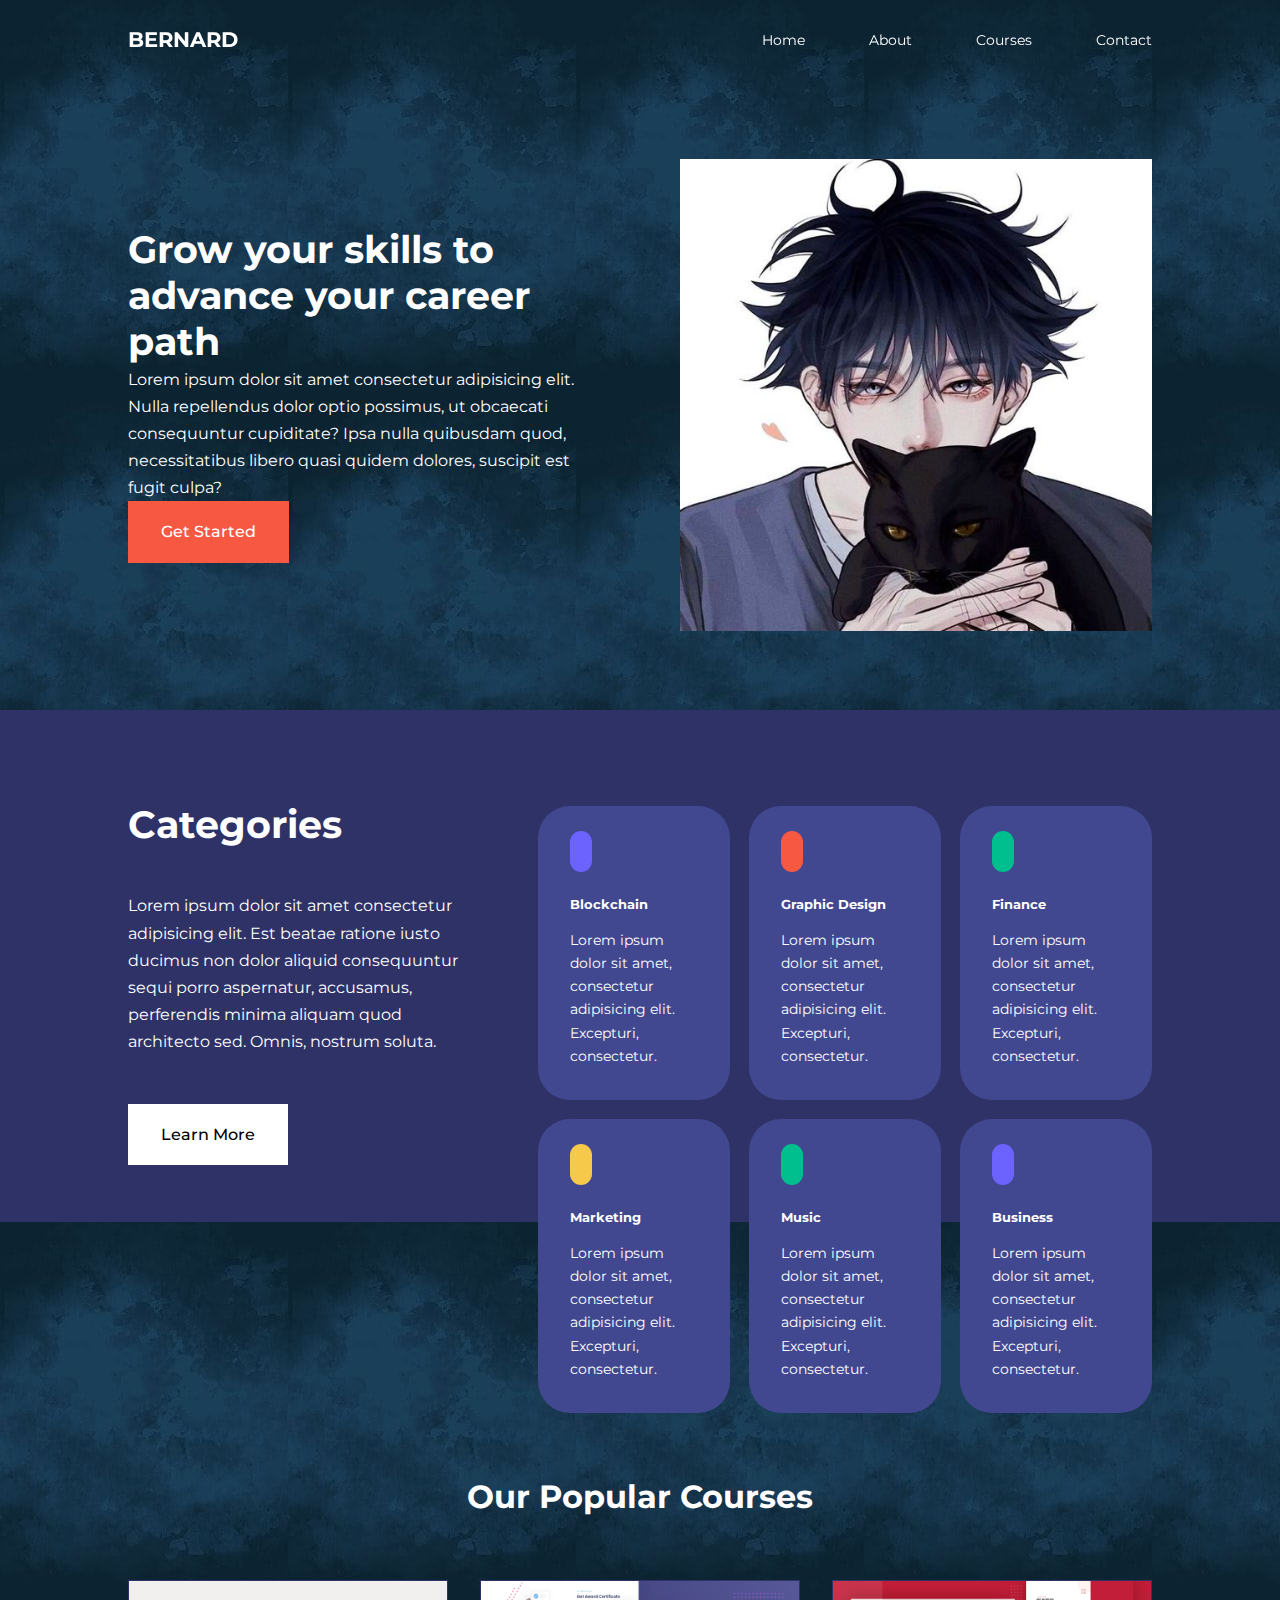
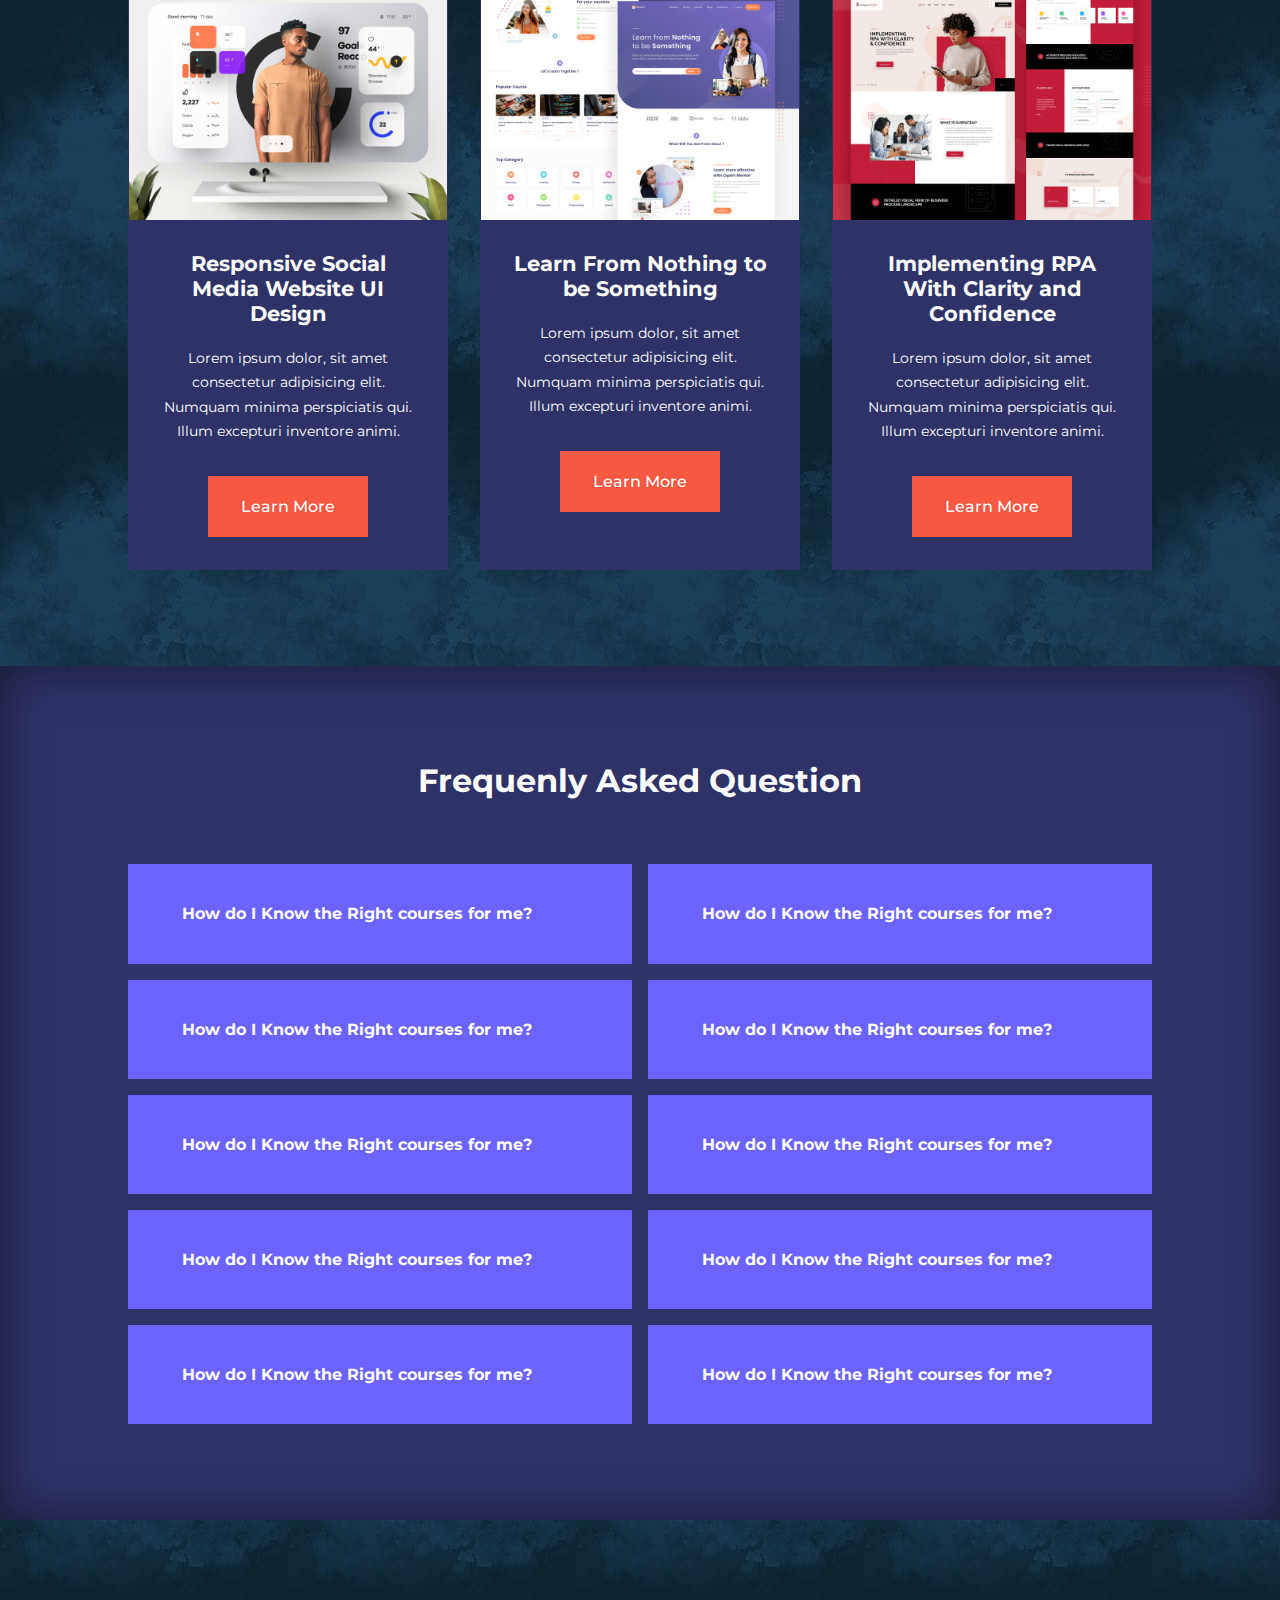
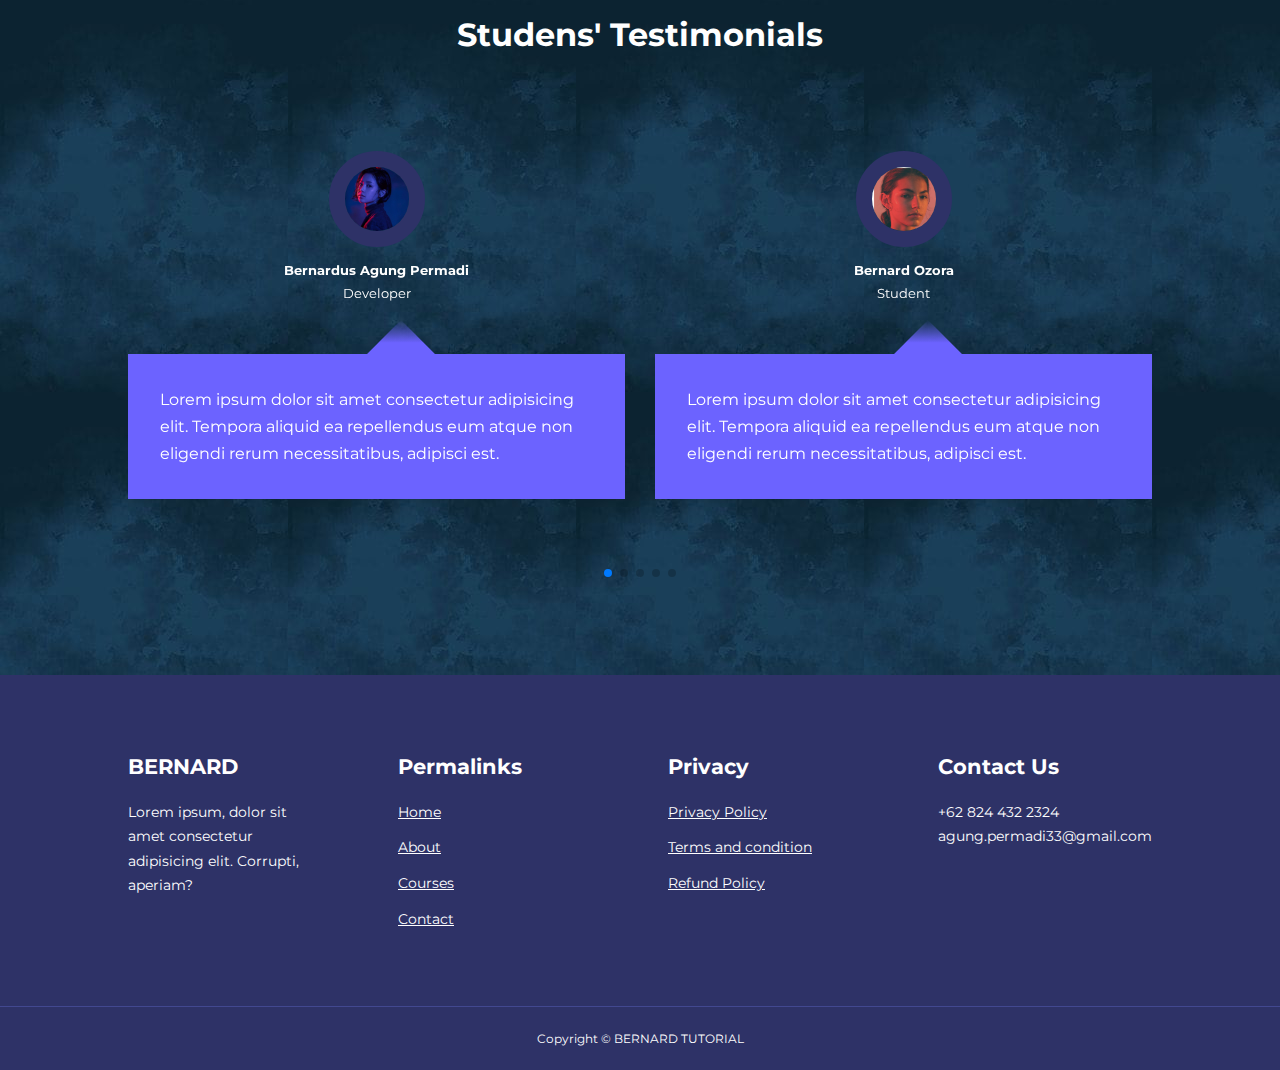
<file: index.html>
<!DOCTYPE html>
<html lang="en">
<head>
    <meta charset="UTF-8">
    <meta http-equiv="X-UA-Compatible" content="IE=edge">
    <meta name="viewport" content="width=device-width, initial-scale=1.0">
    <title>Responsive Multipage Education Using HTML,CSS & JavaScript</title>

    <!-- ICONSCOUT CDN-->
    <link rel="stylesheet" href="https://unicons.iconscout.com/release/v2.1.6/css/unicons.css">

    <!-- GOOGLE FONT (MONTSERRAT)-->
    <link rel="preconnect" href="https://fonts.googleapis.com">
    <link rel="preconnect" href="https://fonts.gstatic.com" crossorigin>
    <link href="https://fonts.googleapis.com/css2?family=Montserrat:wght@300;400;500;600;700;900&display=swap" rel="stylesheet">

    <!-- SWIPER JS -->


    <link
  rel="stylesheet"
  href="https://cdn.jsdelivr.net/npm/swiper@8/swiper-bundle.min.css"/>

    <link rel="stylesheet" href="./css/style.css">

    <style>
        body {
            background-image: url(./images/navy.jpeg);
        }
    </style>
</head>
<body>
    <nav> 
        <div class="container nav__container">
            <a href="index.html"><h4>BERNARD</h4></a>
            <ul class="nav__menu">
                <li><a href="index.html">Home</a></li>
                <li><a href="about.html">About</a></li>
                <li><a href="courses.html">Courses</a></li>
                <li><a href="contact.html">Contact</a></li>
            </ul>
            <button id="open-menu-btn"><i class="uil uil-bars"></i></button>
            <button id="close-menu-btn"><i class="uil uil-multiply"></i></button>
        </div>
    </nav>
    <!-- END NAVBAR-->

    <header>
        <div class="container header__container">
            <div class="header__left">
                <h1>Grow your skills to advance your career path</h1>
                <p>
                    Lorem ipsum dolor sit amet consectetur adipisicing elit. Nulla repellendus dolor optio possimus, 
                    ut obcaecati consequuntur cupiditate? Ipsa nulla quibusdam quod, necessitatibus libero quasi quidem dolores, 
                    suscipit est fugit culpa?
                </p>  
                <a href="courses.html" class="btn btn-primary ">Get Started</a>
            </div>

            <div class="header__right">
                <div class="header__right-image">
                    <img src="./images/cover.jpg ">
                </div>
            </div>
        </div>
    </header>



<!-- ============ END OF HEADER =============== -->






    <section class="categories">
        <div class="container categories__container">
            <div class="categories__left">
                <h1>Categories</h1>
                <p>
                    Lorem ipsum dolor sit amet consectetur adipisicing elit. 
                    Est beatae ratione iusto ducimus non dolor aliquid consequuntur sequi porro aspernatur, 
                    accusamus, perferendis minima aliquam quod architecto sed. Omnis, nostrum soluta.
                </p>
                <a href="#" class="btn">Learn More</a>
            </div>

            <div class="catagories__right">
                <article class="category">
                    <span class="category__icon"><i class="uil uil-bitcoin"></i></span>
                    <h5>Blockchain</h5>
                    <p>Lorem ipsum dolor sit amet, consectetur adipisicing elit. Excepturi, consectetur.</p>
                </article>

                <article class="category">
                    <span class="category__icon"><i class="uil uil-palette"></i></span>
                    <h5>Graphic Design</h5>
                    <p>Lorem ipsum dolor sit amet, consectetur adipisicing elit. Excepturi, consectetur.</p>
                </article>

                <article class="category">
                    <span class="category__icon"><i class="uil uil-pound"></i></span>
                    <h5>Finance</h5>
                    <p>Lorem ipsum dolor sit amet, consectetur adipisicing elit. Excepturi, consectetur.</p>
                </article>
               
                <article class="category">
                    <span class="category__icon"><i class="uil uil-megaphone"></i></span>
                    <h5>Marketing</h5>
                    <p>Lorem ipsum dolor sit amet, consectetur adipisicing elit. Excepturi, consectetur.</p>
                </article>
                
                <article class="category">
                    <span class="category__icon"><i class="uil uil-music"></i></span>
                    <h5>Music</h5>
                    <p>Lorem ipsum dolor sit amet, consectetur adipisicing elit. Excepturi, consectetur.</p>
                </article>

                <article class="category">
                    <span class="category__icon"><i class="uil uil-usd-circle"></i></span>
                    <h5>Business</h5>
                    <p>Lorem ipsum dolor sit amet, consectetur adipisicing elit. Excepturi, consectetur.</p>
                </article>
            </div>
        </div>
    </section>

    <!-- =============== END CATEGORIES ============= -->


    <section class="courses">
        <h2>Our Popular Courses</h2>
        <div class="container courses__container">
            <article class="course">
                <div class="course__image">
                    <img src="./images/course.png">
                </div>
                <div class="course__info">
                    <h4>Responsive Social Media Website UI Design</h4>
                <p>Lorem ipsum dolor, sit amet consectetur adipisicing elit. 
                    Numquam minima perspiciatis qui. Illum excepturi inventore animi.
                </p>
                    <a href="courses.html" class="btn btn-primary">Learn More</a>
                </div>
            </article>

            <article class="course">
                <div class="course__image">
                    <img src="./images/course1.png">
                </div>
                <div class="course__info">
                    <h4>Learn From Nothing to be Something</h4>
                <p>Lorem ipsum dolor, sit amet consectetur adipisicing elit. 
                    Numquam minima perspiciatis qui. Illum excepturi inventore animi.
                </p>
                    <a href="courses.html" class="btn btn-primary">Learn More</a>
                </div>
            </article>

            <article class="course">
                <div class="course__image">
                    <img src="./images/course2.png">
                </div>
                <div class="course__info">
                    <h4>Implementing RPA With Clarity and Confidence </h4>
                <p>Lorem ipsum dolor, sit amet consectetur adipisicing elit. 
                    Numquam minima perspiciatis qui. Illum excepturi inventore animi.
                </p>
                    <a href="courses.html" class="btn btn-primary">Learn More</a>
                </div>
            </article>

        </div>
    </section>

    <!-- ============ END COURSESS ============= -->



    <section class="faqs">
        <h2>Frequenly Asked Question</h2>
        <div class="container faqs__container">
            <article class="faq">
                <div class="faq__icon"><i class="uil uil-plus"></i></div>
                <div class="question__answer">
                    <h4>How do I Know the Right courses for me?</h4>
                    <p>
                        Lorem ipsum dolor sit amet consectetur adipisicing elit. Nulla voluptate minus velit maiores, 
                        laborum in facilis accusantium corporis, aut culpa fuga illo dolorum, est deserunt labore aliquam 
                        maxime exercitationem possimus.
                    </p>
                </div>
            </article>

            <article class="faq">
                <div class="faq__icon"><i class="uil uil-plus"></i></div>
                <div class="question__answer">
                    <h4>How do I Know the Right courses for me?</h4>
                    <p>
                        Lorem ipsum dolor sit amet consectetur adipisicing elit. Nulla voluptate minus velit maiores, 
                        laborum in facilis accusantium corporis, aut culpa fuga illo dolorum, est deserunt labore aliquam 
                        maxime exercitationem possimus.
                    </p>
                </div>
            </article>

            <article class="faq">
                <div class="faq__icon"><i class="uil uil-plus"></i></div>
                <div class="question__answer">
                    <h4>How do I Know the Right courses for me?</h4>
                    <p>
                        Lorem ipsum dolor sit amet consectetur adipisicing elit. Nulla voluptate minus velit maiores, 
                        laborum in facilis accusantium corporis, aut culpa fuga illo dolorum, est deserunt labore aliquam 
                        maxime exercitationem possimus.
                    </p>
                </div>
            </article>

            <article class="faq">
                <div class="faq__icon"><i class="uil uil-plus"></i></div>
                <div class="question__answer">
                    <h4>How do I Know the Right courses for me?</h4>
                    <p>
                        Lorem ipsum dolor sit amet consectetur adipisicing elit. Nulla voluptate minus velit maiores, 
                        laborum in facilis accusantium corporis, aut culpa fuga illo dolorum, est deserunt labore aliquam 
                        maxime exercitationem possimus.
                    </p>
                </div>
            </article>

            <article class="faq">
                <div class="faq__icon"><i class="uil uil-plus"></i></div>
                <div class="question__answer">
                    <h4>How do I Know the Right courses for me?</h4>
                    <p>
                        Lorem ipsum dolor sit amet consectetur adipisicing elit. Nulla voluptate minus velit maiores, 
                        laborum in facilis accusantium corporis, aut culpa fuga illo dolorum, est deserunt labore aliquam 
                        maxime exercitationem possimus.
                    </p>
                </div>
            </article>

            <article class="faq">
                <div class="faq__icon"><i class="uil uil-plus"></i></div>
                <div class="question__answer">
                    <h4>How do I Know the Right courses for me?</h4>
                    <p>
                        Lorem ipsum dolor sit amet consectetur adipisicing elit. Nulla voluptate minus velit maiores, 
                        laborum in facilis accusantium corporis, aut culpa fuga illo dolorum, est deserunt labore aliquam 
                        maxime exercitationem possimus.
                    </p>
                </div>
            </article>

            <article class="faq">
                <div class="faq__icon"><i class="uil uil-plus"></i></div>
                <div class="question__answer">
                    <h4>How do I Know the Right courses for me?</h4>
                    <p>
                        Lorem ipsum dolor sit amet consectetur adipisicing elit. Nulla voluptate minus velit maiores, 
                        laborum in facilis accusantium corporis, aut culpa fuga illo dolorum, est deserunt labore aliquam 
                        maxime exercitationem possimus.
                    </p>
                </div>
            </article>

            <article class="faq">
                <div class="faq__icon"><i class="uil uil-plus"></i></div>
                <div class="question__answer">
                    <h4>How do I Know the Right courses for me?</h4>
                    <p>
                        Lorem ipsum dolor sit amet consectetur adipisicing elit. Nulla voluptate minus velit maiores, 
                        laborum in facilis accusantium corporis, aut culpa fuga illo dolorum, est deserunt labore aliquam 
                        maxime exercitationem possimus.
                    </p>
                </div>
            </article>

            <article class="faq">
                <div class="faq__icon"><i class="uil uil-plus"></i></div>
                <div class="question__answer">
                    <h4>How do I Know the Right courses for me?</h4>
                    <p>
                        Lorem ipsum dolor sit amet consectetur adipisicing elit. Nulla voluptate minus velit maiores, 
                        laborum in facilis accusantium corporis, aut culpa fuga illo dolorum, est deserunt labore aliquam 
                        maxime exercitationem possimus.
                    </p>
                </div>
            </article>

            <article class="faq">
                <div class="faq__icon"><i class="uil uil-plus"></i></div>
                <div class="question__answer">
                    <h4>How do I Know the Right courses for me?</h4>
                    <p>
                        Lorem ipsum dolor sit amet consectetur adipisicing elit. Nulla voluptate minus velit maiores, 
                        laborum in facilis accusantium corporis, aut culpa fuga illo dolorum, est deserunt labore aliquam 
                        maxime exercitationem possimus.
                    </p>
                </div>
            </article>

        </div>
    </section>
<!-- ============ END FAQS ============= -->




    <section class="container testimonials__container mySwiper">
        <h2>Studens' Testimonials</h2>
        <div class="swiper-wrapper">
            <article class="testimonial swiper-slide">
                <div class="avatar">
                    <img src="./images/avatar.jpeg">
                </div>
                <div>
                    <div class="testimonial__info">
                        <h5>Bernardus Agung Permadi</h5>
                        <small>Developer</small>
                    </div>
                </div>
                <div class="testimonial__body">
                    <p>
                        Lorem ipsum dolor sit amet consectetur adipisicing elit. Tempora aliquid ea 
                        repellendus eum atque non eligendi rerum necessitatibus, adipisci est.
                    </p>
                </div>            
            </article>

            <article class="testimonial swiper-slide">
                <div class="avatar">
                    <img src="./images/avatar1.png">
                </div>
                <div>
                    <div class="testimonial__info">
                        <h5>Bernard Ozora</h5>
                        <small>Student</small>
                    </div>
                </div>
                <div class="testimonial__body">
                    <p>
                        Lorem ipsum dolor sit amet consectetur adipisicing elit. Tempora aliquid ea 
                        repellendus eum atque non eligendi rerum necessitatibus, adipisci est.
                    </p>
                </div>            
            </article>

            <article class="testimonial swiper-slide">
                <div class="avatar">
                    <img src="./images/avatar2.jpeg">
                </div>
                <div>
                    <div class="testimonial__info">
                        <h5>Adam Permadi</h5>
                        <small>Student</small>
                    </div>
                </div>
                <div class="testimonial__body">
                    <p>
                        Lorem ipsum dolor sit amet consectetur adipisicing elit. Tempora aliquid ea 
                        repellendus eum atque non eligendi rerum necessitatibus, adipisci est.
                    </p>
                </div>            
            </article>

            <article class="testimonial swiper-slide">
                <div class="avatar">
                    <img src="./images/avatar3.jpeg">
                </div>
                <div>
                    <div class="testimonial__info">
                        <h5>Benjamin Tester</h5>
                        <small>Student</small>
                    </div>
                </div>
                <div class="testimonial__body">
                    <p>
                        Lorem ipsum dolor sit amet consectetur adipisicing elit. Tempora aliquid ea 
                        repellendus eum atque non eligendi rerum necessitatibus, adipisci est.
                    </p>
                </div>            
            </article>

            <article class="testimonial swiper-slide">
                <div class="avatar">
                    <img src="./images/avatar1.png">
                </div>
                <div>
                    <div class="testimonial__info">
                        <h5>Bernard Ozora</h5>
                        <small>Student</small>
                    </div>
                </div>
                <div class="testimonial__body">
                    <p>
                        Lorem ipsum dolor sit amet consectetur adipisicing elit. Tempora aliquid ea 
                        repellendus eum atque non eligendi rerum necessitatibus, adipisci est.
                    </p>
                </div>            
            </article>

            <article class="testimonial swiper-slide">
                <div class="avatar">
                    <img src="./images/avatar3.jpeg">
                </div>
                <div>
                    <div class="testimonial__info">
                        <h5>Bernard Ozora</h5>
                        <small>Student</small>
                    </div>
                </div>
                <div class="testimonial__body">
                    <p>
                        Lorem ipsum dolor sit amet consectetur adipisicing elit. Tempora aliquid ea 
                        repellendus eum atque non eligendi rerum necessitatibus, adipisci est.
                    </p>
                </div>            
            </article>
        </div>
        <div class="swiper-pagination"></div>
    </section>


<!-- =============== END TESTIMONIALS =================-->



    <footer>
        <div class="container footer__container">
            <div class="footer__1">
                <a href="index.html" class="footer__logo"><h4>BERNARD</h4></a>
                <p>
                    Lorem ipsum, dolor sit amet consectetur adipisicing elit. Corrupti, aperiam?
                </p>
            </div>

            <div class="footer__2">
                <h4>Permalinks</h4>
                <ul class="permalinks">
                    <li><a href="index.html">Home</a></li>
                    <li><a href="about.html">About</a></li>
                    <li><a href="courses.html">Courses</a></li>
                    <li><a href="contact.html">Contact</a></li>
                </ul>
            </div>

            <div class="footer__3">
                <h4>Privacy</h4>
                <ul class="privacy">
                    <li><a href="#">Privacy Policy</a></li>
                    <li><a href="#">Terms and condition</a></li>
                    <li><a href="#">Refund Policy</a></li>
                </ul>
            </div>

            <div class="footer__4">
                <h4>Contact Us</h4>
                <div>
                    <p>+62 824 432 2324</p>
                    <p>agung.permadi33@gmail.com</p>
                </div>
                <ul class="footer__social">
                    <li>
                        <a href="#"><i class="uil uil-facebook-f"></i></a>
                    </li>
                    <li>
                        <a href="#"><i class="uil uil-instagram-alt"></i></a>
                    </li>
                    <li>
                        <a href="#"><i class="uil uil-twitter"></i></a>
                    </li>
                    <li>
                        <a href="#"><i class="uil uil-linkedind-alt"></i></a>
                    </li>
                </ul>
            </div>

        </div>

        <div class="footer__copyright">
            <small>Copyright &copy; BERNARD TUTORIAL</small>
        </div>
    </footer>

    <script src="https://cdn.jsdelivr.net/npm/swiper@8/swiper-bundle.min.js"></script>
    <script src="./main.js"></script>

    <script>
        var swiper = new Swiper(".mySwiper", {
        slidesPerView: 1,
        spaceBetween: 30,
        pagination: {
          el: ".swiper-pagination",
          clickable: true,
        },
        // when window widht is >= 600px
        breakpoints: {
            600: {
                slidesPerView: 2,
            }
        }
      });
    </script>
</body>
</html>
</file>
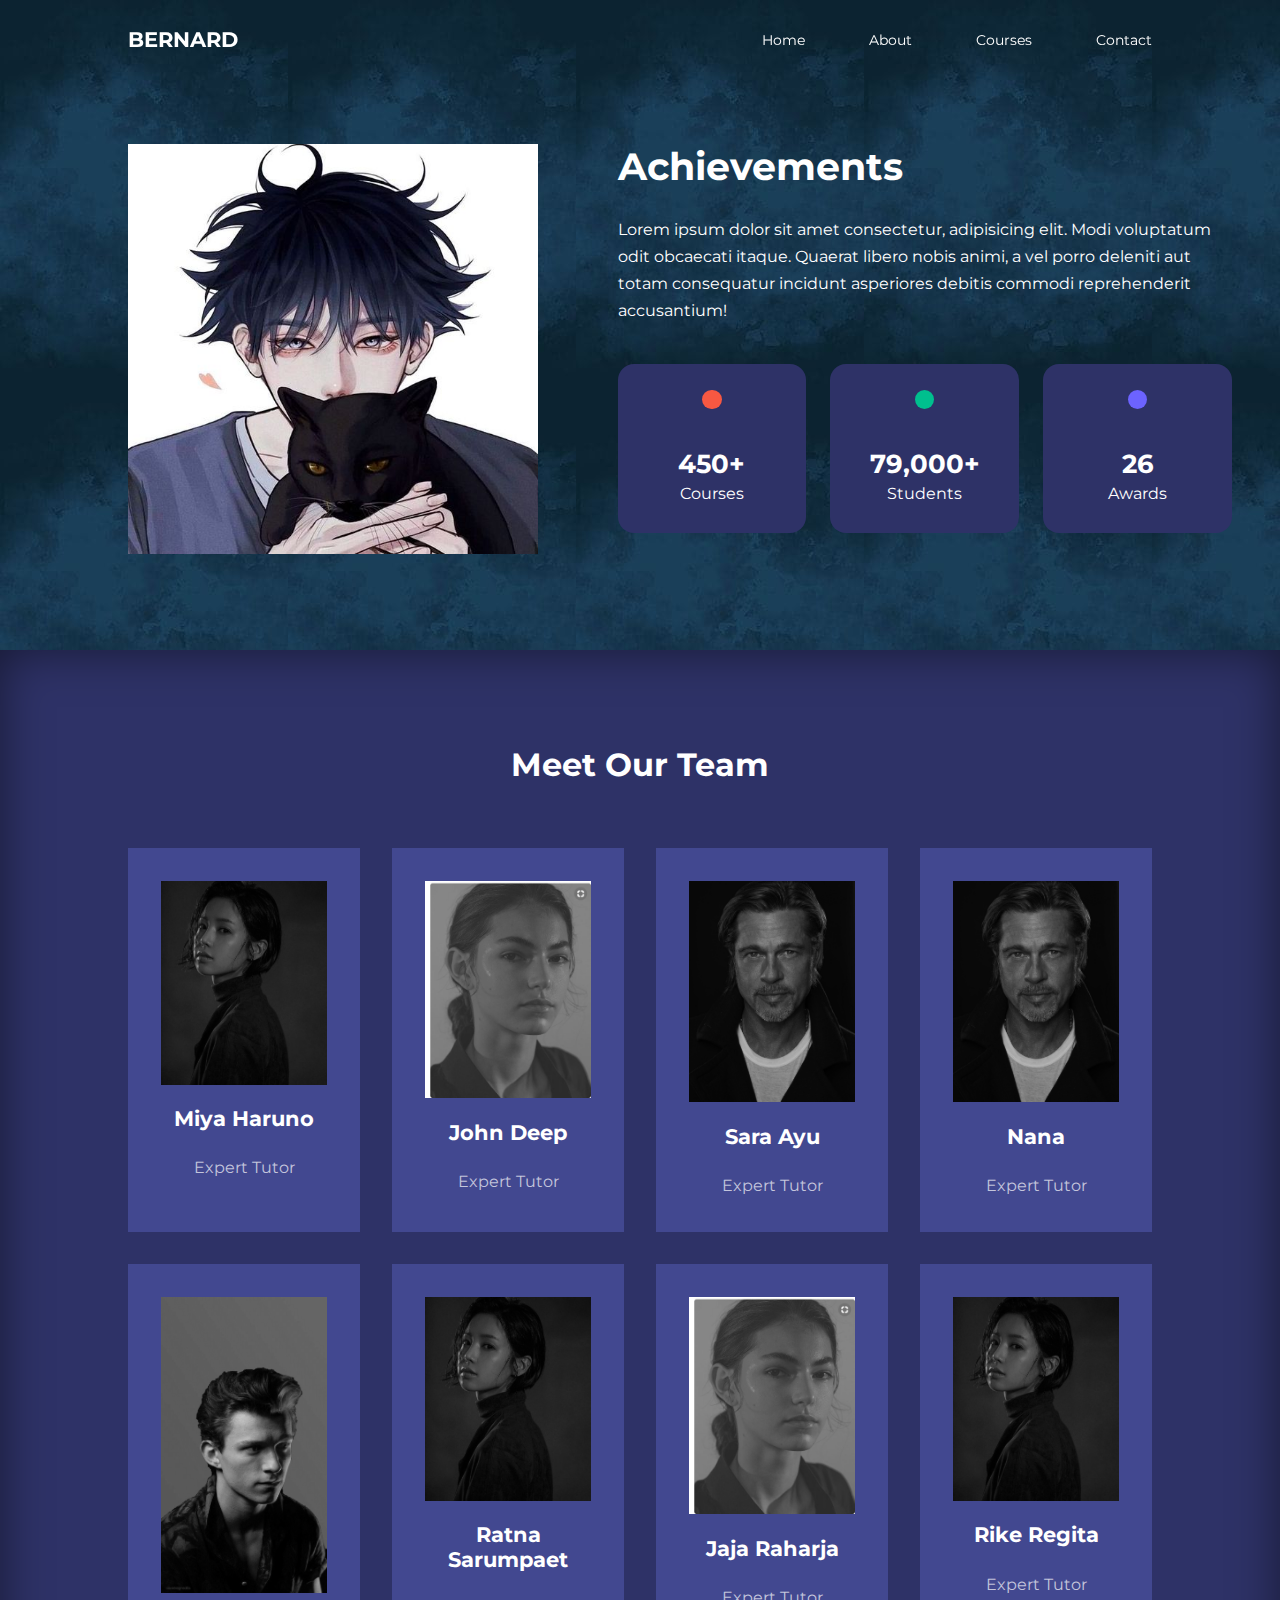
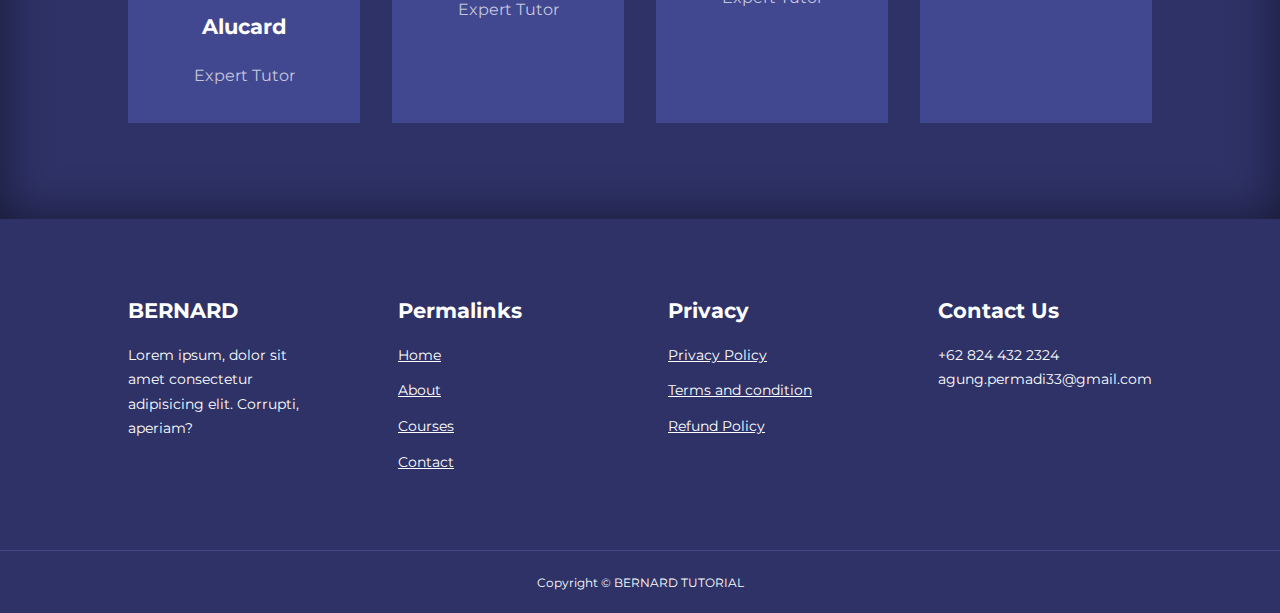
<file: about.html>
<!DOCTYPE html>
<html lang="en">
<head>
    <meta charset="UTF-8">
    <meta http-equiv="X-UA-Compatible" content="IE=edge">
    <meta name="viewport" content="width=device-width, initial-scale=1.0">
    <title>Responsive Multipage Education Using HTML,CSS & JavaScript</title>

    <!-- ICONSCOUT CDN-->
    <link rel="stylesheet" href="https://unicons.iconscout.com/release/v2.1.6/css/unicons.css">

    <!-- GOOGLE FONT (MONTSERRAT)-->
    <link rel="preconnect" href="https://fonts.googleapis.com">
    <link rel="preconnect" href="https://fonts.gstatic.com" crossorigin>
    <link href="https://fonts.googleapis.com/css2?family=Montserrat:wght@300;400;500;600;700;900&display=swap" rel="stylesheet">


    <link rel="stylesheet" href="./css/style.css">
    <link rel="stylesheet" href="./css/about.css">
    <style>
        body {
            background-image: url(./images/navy.jpeg);
        }
    </style>
</head>
<body>
    <nav> 
        <div class="container nav__container">
            <a href="index.html"><h4>BERNARD</h4></a>
            <ul class="nav__menu">
                <li><a href="index.html">Home</a></li>
                <li><a href="about.html">About</a></li>
                <li><a href="courses.html">Courses</a></li>
                <li><a href="contact.html">Contact</a></li>
            </ul>
            <button id="open-menu-btn"><i class="uil uil-bars"></i></button>
            <button id="close-menu-btn"><i class="uil uil-multiply"></i></button>
        </div>
    </nav>
    <!-- END NAVBAR-->




    <section class="about__achievements">
        <div class="container about__achievements-container">
            <div class="about__achievement-left">
                <img src="./images/cover.jpg" alt="">
            </div>

            <div class="about__achievement-right">
                <h1>Achievements</h1>
                <p>Lorem ipsum dolor sit amet consectetur, adipisicing elit. 
                    Modi voluptatum odit obcaecati itaque. Quaerat libero nobis animi, 
                    a vel porro deleniti aut totam consequatur incidunt asperiores debitis 
                    commodi reprehenderit accusantium!
                </p>
                <div class="achievements__cards">
                    <article class="achievement__card">
                        <span class="achievement__icon">
                            <i class="uil uil-video"></i>
                        </span>
                        <h3>450+</h3>
                        <p>Courses</p>
                    </article>

                    <article class="achievement__card">
                        <span class="achievement__icon">
                            <i class="uil uil-users-alt"></i>
                        </span>
                        <h3>79,000+</h3>
                        <p>Students</p>
                    </article>

                    <article class="achievement__card">
                        <span class="achievement__icon">
                            <i class="uil uil-award"></i>
                        </span>
                        <h3>26</h3>
                        <p>Awards</p>
                    </article>
                </div>
            </div>
        </div>
    </section>

    <!-- ======================= END OF ACHIEVEMENTS ================= -->




    <section class="team">
        <h2>Meet Our Team</h2>
        <div class="container team__container">
            <article class="team__member">
                <div class="team__member-image">
                    <img src="./images/avatar.jpeg">
                </div>
                <div class="team__member-info">
                    <h4>Miya Haruno</h4>
                    <p>Expert Tutor</p>
                </div>
                <div class="team__member-social">
                    <a href="https://instagram.com" target="_blank"><i class="uil uil-instagram" ></i></a>
                    <a href="https://twitter.com" target="_blank"><i class="uil uil-twitter-alt" ></i></a>
                    <a href="https://linkedind.com" target="_blank"><i class="uil uil-linkedin-alt" ></i></a>
                </div>
            </article>

            <article class="team__member">
                <div class="team__member-image">
                    <img src="./images/avatar1.png">
                </div>
                <div class="team__member-info">
                    <h4>John Deep</h4>
                    <p>Expert Tutor</p>
                </div>
                <div class="team__member-social">
                    <a href="https://instagram.com" target="_blank"><i class="uil uil-instagram" ></i></a>
                    <a href="https://twitter.com" target="_blank"><i class="uil uil-twitter-alt" ></i></a>
                    <a href="https://linkedind.com" target="_blank"><i class="uil uil-linkedin-alt" ></i></a>
                </div>
            </article>
            
            <article class="team__member">
                <div class="team__member-image">
                    <img src="./images/avatar2.jpeg">
                </div>
                <div class="team__member-info">
                    <h4>Sara Ayu</h4>
                    <p>Expert Tutor</p>
                </div>
                <div class="team__member-social">
                    <a href="https://instagram.com" target="_blank"><i class="uil uil-instagram" ></i></a>
                    <a href="https://twitter.com" target="_blank"><i class="uil uil-twitter-alt" ></i></a>
                    <a href="https://linkedind.com" target="_blank"><i class="uil uil-linkedin-alt" ></i></a>
                </div>
            </article>
            
            <article class="team__member">
                <div class="team__member-image">
                    <img src="./images/avatar2.jpeg">
                </div>
                <div class="team__member-info">
                    <h4>Nana</h4>
                    <p>Expert Tutor</p>
                </div>
                <div class="team__member-social">
                    <a href="https://instagram.com" target="_blank"><i class="uil uil-instagram" ></i></a>
                    <a href="https://twitter.com" target="_blank"><i class="uil uil-twitter-alt" ></i></a>
                    <a href="https://linkedind.com" target="_blank"><i class="uil uil-linkedin-alt" ></i></a>
                </div>
            </article>
            
            <article class="team__member">
                <div class="team__member-image">
                    <img src="./images/avatar3.jpeg">
                </div>
                <div class="team__member-info">
                    <h4>Alucard</h4>
                    <p>Expert Tutor</p>
                </div>
                <div class="team__member-social">
                    <a href="https://instagram.com" target="_blank"><i class="uil uil-instagram" ></i></a>
                    <a href="https://twitter.com" target="_blank"><i class="uil uil-twitter-alt" ></i></a>
                    <a href="https://linkedind.com" target="_blank"><i class="uil uil-linkedin-alt" ></i></a>
                </div>
            </article>
            
            <article class="team__member">
                <div class="team__member-image">
                    <img src="./images/avatar.jpeg">
                </div>
                <div class="team__member-info">
                    <h4>Ratna Sarumpaet</h4>
                    <p>Expert Tutor</p>
                </div>
                <div class="team__member-social">
                    <a href="https://instagram.com" target="_blank"><i class="uil uil-instagram" ></i></a>
                    <a href="https://twitter.com" target="_blank"><i class="uil uil-twitter-alt" ></i></a>
                    <a href="https://linkedind.com" target="_blank"><i class="uil uil-linkedin-alt" ></i></a>
                </div>
            </article>
            
            <article class="team__member">
                <div class="team__member-image">
                    <img src="./images/avatar1.png">
                </div>
                <div class="team__member-info">
                    <h4>Jaja Raharja</h4>
                    <p>Expert Tutor</p>
                </div>
                <div class="team__member-social">
                    <a href="https://instagram.com" target="_blank"><i class="uil uil-instagram" ></i></a>
                    <a href="https://twitter.com" target="_blank"><i class="uil uil-twitter-alt" ></i></a>
                    <a href="https://linkedind.com" target="_blank"><i class="uil uil-linkedin-alt" ></i></a>
                </div>
            </article>
            
            <article class="team__member">
                <div class="team__member-image">
                    <img src="./images/avatar.jpeg">
                </div>
                <div class="team__member-info">
                    <h4>Rike Regita</h4>
                    <p>Expert Tutor</p>
                </div>
                <div class="team__member-social">
                    <a href="https://instagram.com" target="_blank"><i class="uil uil-instagram" ></i></a>
                    <a href="https://twitter.com" target="_blank"><i class="uil uil-twitter-alt" ></i></a>
                    <a href="https://linkedind.com" target="_blank"><i class="uil uil-linkedin-alt" ></i></a>
                </div>
            </article>

        </div>
    </section>

<!-- ============================ End of Team =================== -->



    <footer>
        <div class="container footer__container">
            <div class="footer__1">
                <a href="index.html" class="footer__logo"><h4>BERNARD</h4></a>
                <p>
                    Lorem ipsum, dolor sit amet consectetur adipisicing elit. Corrupti, aperiam?
                </p>
            </div>

            <div class="footer__2">
                <h4>Permalinks</h4>
                <ul class="permalinks">
                    <li><a href="index.html">Home</a></li>
                    <li><a href="about.html">About</a></li>
                    <li><a href="courses.html">Courses</a></li>
                    <li><a href="contact.html">Contact</a></li>
                </ul>
            </div>

            <div class="footer__3">
                <h4>Privacy</h4>
                <ul class="privacy">
                    <li><a href="#">Privacy Policy</a></li>
                    <li><a href="#">Terms and condition</a></li>
                    <li><a href="#">Refund Policy</a></li>
                </ul>
            </div>

            <div class="footer__4">
                <h4>Contact Us</h4>
                <div>
                    <p>+62 824 432 2324</p>
                    <p>agung.permadi33@gmail.com</p>
                </div>
                <ul class="footer__social">
                    <li>
                        <a href="#"><i class="uil uil-facebook-f"></i></a>
                    </li>
                    <li>
                        <a href="#"><i class="uil uil-instagram-alt"></i></a>
                    </li>
                    <li>
                        <a href="#"><i class="uil uil-twitter"></i></a>
                    </li>
                    <li>
                        <a href="#"><i class="uil uil-linkedind-alt"></i></a>
                    </li>
                </ul>
            </div>

        </div>

        <div class="footer__copyright">
            <small>Copyright &copy; BERNARD TUTORIAL</small>
        </div>
    </footer>

    <script src="./main.js"></script>
</body>
</html>
</file>
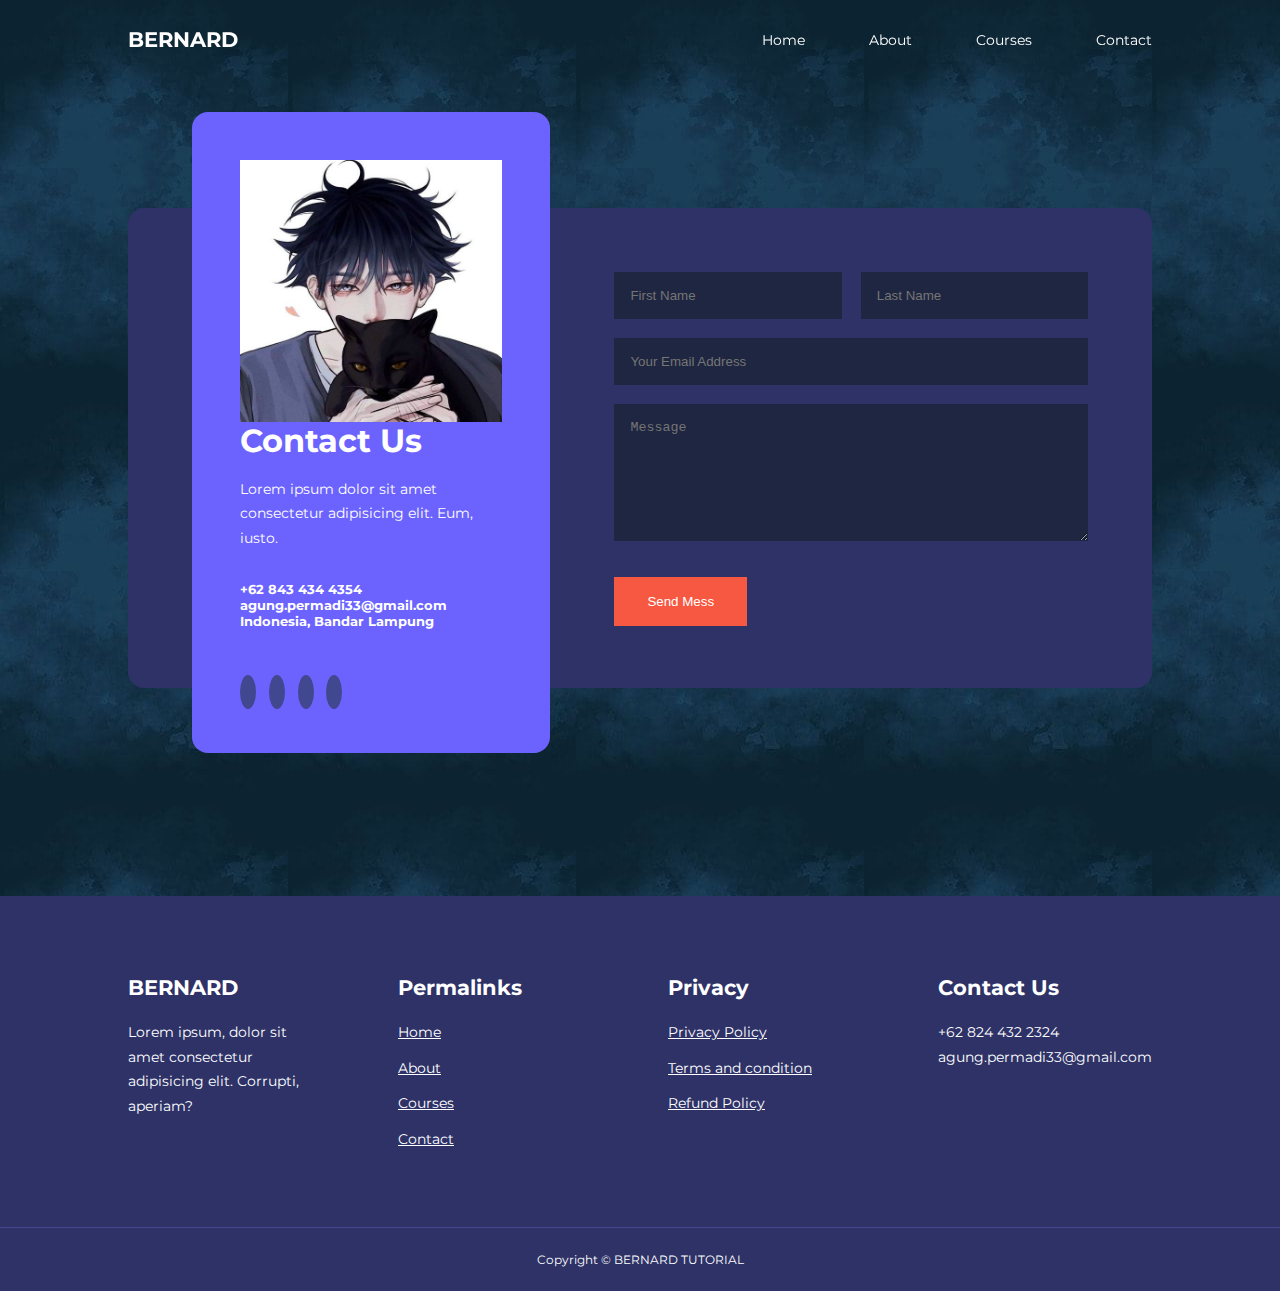
<file: contact.html>
<!DOCTYPE html>
<html lang="en">
<head>
    <meta charset="UTF-8">
    <meta http-equiv="X-UA-Compatible" content="IE=edge">
    <meta name="viewport" content="width=device-width, initial-scale=1.0">
    <title>Responsive Multipage Education Using HTML,CSS & JavaScript</title>

    <!-- ICONSCOUT CDN-->
    <link rel="stylesheet" href="https://unicons.iconscout.com/release/v2.1.6/css/unicons.css">

    <!-- GOOGLE FONT (MONTSERRAT)-->
    <link rel="preconnect" href="https://fonts.googleapis.com">
    <link rel="preconnect" href="https://fonts.gstatic.com" crossorigin>
    <link href="https://fonts.googleapis.com/css2?family=Montserrat:wght@300;400;500;600;700;900&display=swap" rel="stylesheet">


    <link rel="stylesheet" href="./css/style.css">
    <link rel="stylesheet" href="./css/contact.css">
   
    <style>
        body {
            background-image: url(./images/navy.jpeg);
        }
        .courses {
            margin-top: 1rem;
        }
    </style>

</head>
<body>
    <nav> 
        <div class="container nav__container">
            <a href="index.html"><h4>BERNARD</h4></a>
            <ul class="nav__menu">
                <li><a href="index.html">Home</a></li>
                <li><a href="about.html">About</a></li>
                <li><a href="courses.html">Courses</a></li>
                <li><a href="contact.html">Contact</a></li>
            </ul>
            <button id="open-menu-btn"><i class="uil uil-bars"></i></button>
            <button id="close-menu-btn"><i class="uil uil-multiply"></i></button>
        </div>
    </nav>
    <!-- END NAVBAR-->




    <section class="contact">
        <div class="container contact__container">
            <aside class="contact__aside">
                <div class="aside__image">
                    <img src="./images/cover.jpg">
                </div>
                <h2>Contact Us</h2>
                <p>
                    Lorem ipsum dolor sit amet consectetur 
                    adipisicing elit. Eum, iusto.
                </p>
                <ul class="contact__details">
                    <li>
                        <i class="uil uil-phone-times"></i>
                        <h5>+62 843 434 4354</h5>
                    </li>
                    <li>
                        <i class="uil uil-envelope-add"></i>
                        <h5>agung.permadi33@gmail.com</h5>
                    </li>
                    <li>
                        <i class="uil uil-location-point"></i>
                        <h5>Indonesia, Bandar Lampung</h5>
                    </li>
                </ul>
                <ul class="contact__socials">
                    <li>
                        <a href="#"><i class="uil uil-facebook-f"></i></a>
                    </li>
                    <li>
                        <a href="#"><i class="uil uil-instagram-alt"></i></a>
                    </li>
                    <li>
                        <a href="#"><i class="uil uil-twitter"></i></a>
                    </li>
                    <li>
                        <a href="#"><i class="uil uil-linkedin"></i></a>
                    </li>
                </ul>
            </aside>


            <form action="https://formspree.io/f/xqkjzrkq" method="POST" class="contact__form">
                <div class="form__name">
                    <input type="text" name="First Name" placeholder="First Name" required>
                    <input type="text" name="Last Name" placeholder="Last Name" required>
                </div>
                <input type="email" name="Email Address" placeholder="Your Email Address" required>
                <textarea name="Message" rows="7" placeholder="Message" required></textarea>
                <button type="submit" class="btn btn-primary">Send Mess</button>
            </form>
        </div>
    </section>










    <footer>
        <div class="container footer__container">
            <div class="footer__1">
                <a href="index.html" class="footer__logo"><h4>BERNARD</h4></a>
                <p>
                    Lorem ipsum, dolor sit amet consectetur adipisicing elit. Corrupti, aperiam?
                </p>
            </div>

            <div class="footer__2">
                <h4>Permalinks</h4>
                <ul class="permalinks">
                    <li><a href="index.html">Home</a></li>
                    <li><a href="about.html">About</a></li>
                    <li><a href="courses.html">Courses</a></li>
                    <li><a href="contact.html">Contact</a></li>
                </ul>
            </div>

            <div class="footer__3">
                <h4>Privacy</h4>
                <ul class="privacy">
                    <li><a href="#">Privacy Policy</a></li>
                    <li><a href="#">Terms and condition</a></li>
                    <li><a href="#">Refund Policy</a></li>
                </ul>
            </div>

            <div class="footer__4">
                <h4>Contact Us</h4>
                <div>
                    <p>+62 824 432 2324</p>
                    <p>agung.permadi33@gmail.com</p>
                </div>
                <ul class="footer__social">
                    <li>
                        <a href="#"><i class="uil uil-facebook-f"></i></a>
                    </li>
                    <li>
                        <a href="#"><i class="uil uil-instagram-alt"></i></a>
                    </li>
                    <li>
                        <a href="#"><i class="uil uil-twitter"></i></a>
                    </li>
                    <li>
                        <a href="#"><i class="uil uil-linkedind-alt"></i></a>
                    </li>
                </ul>
            </div>

        </div>

        <div class="footer__copyright">
            <small>Copyright &copy; BERNARD TUTORIAL</small>
        </div>
    </footer>

    <script src="./main.js"></script>
</body>
</html>
</file>
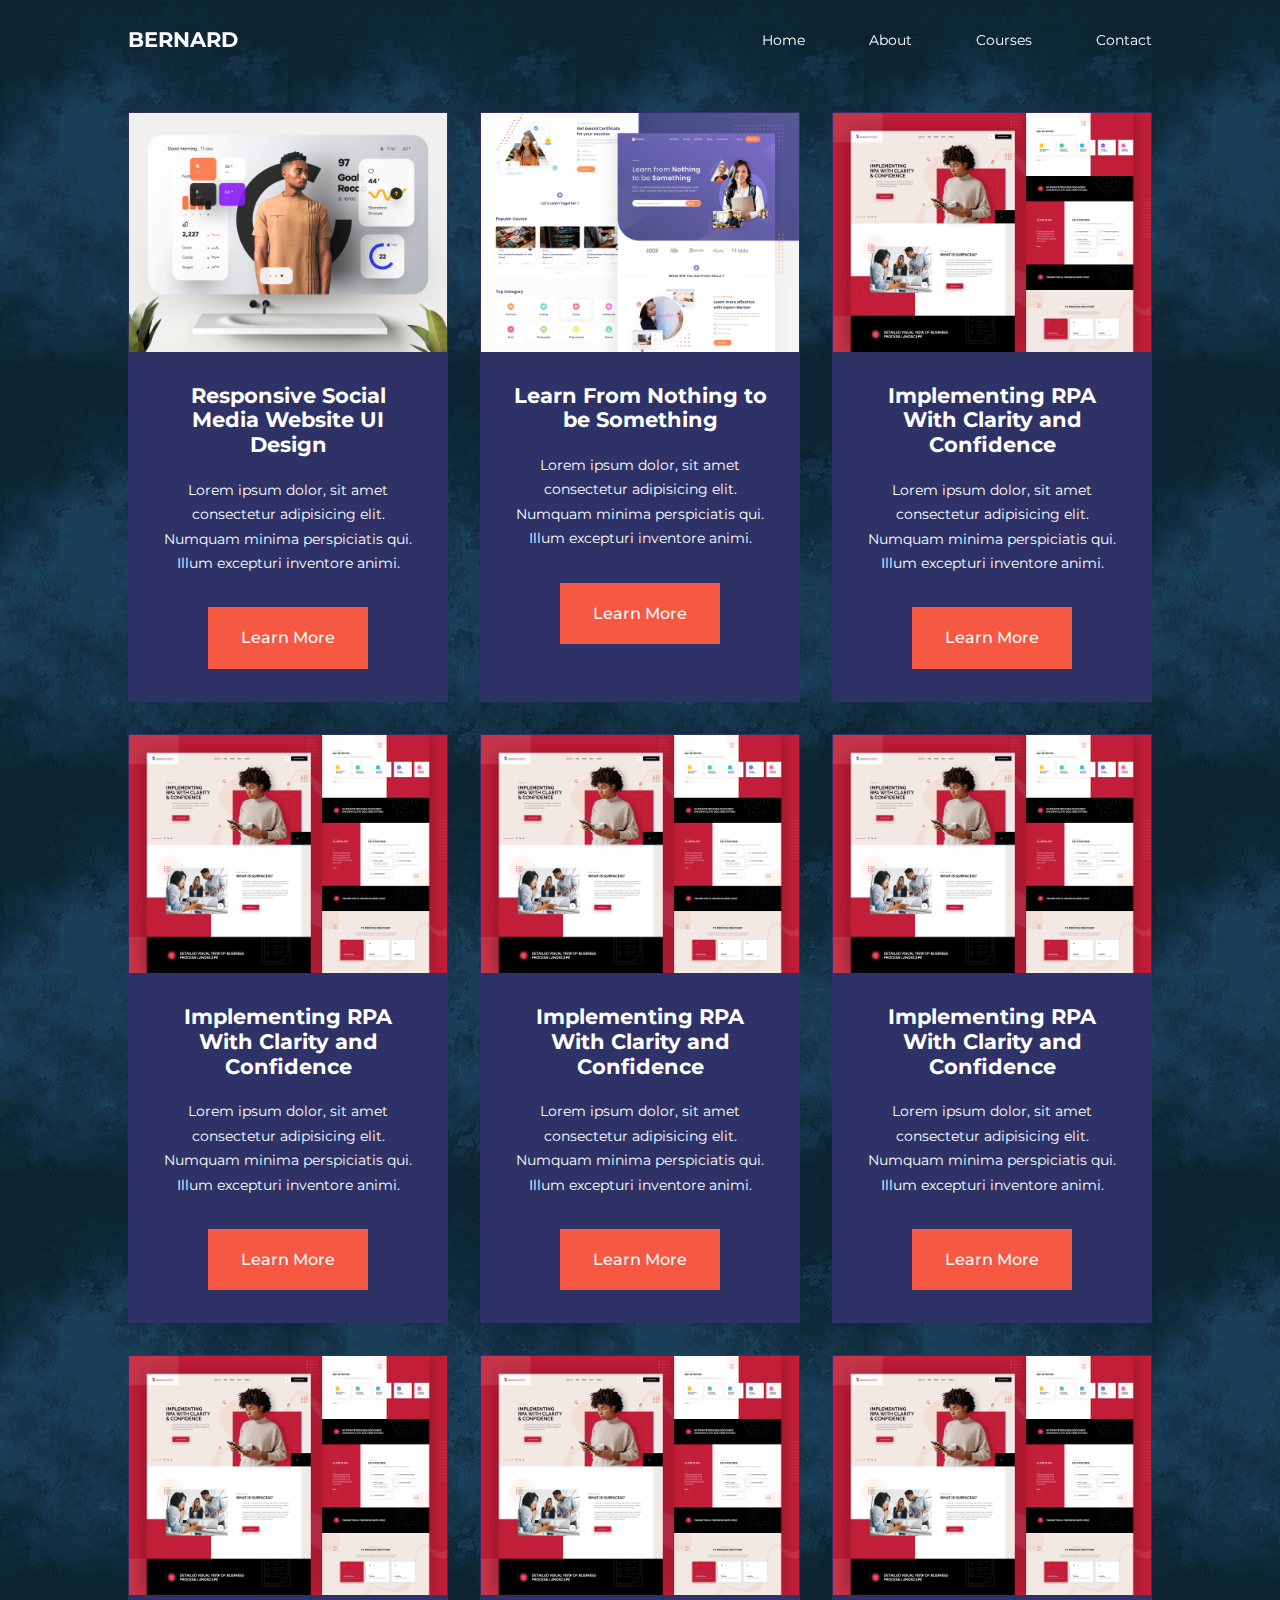
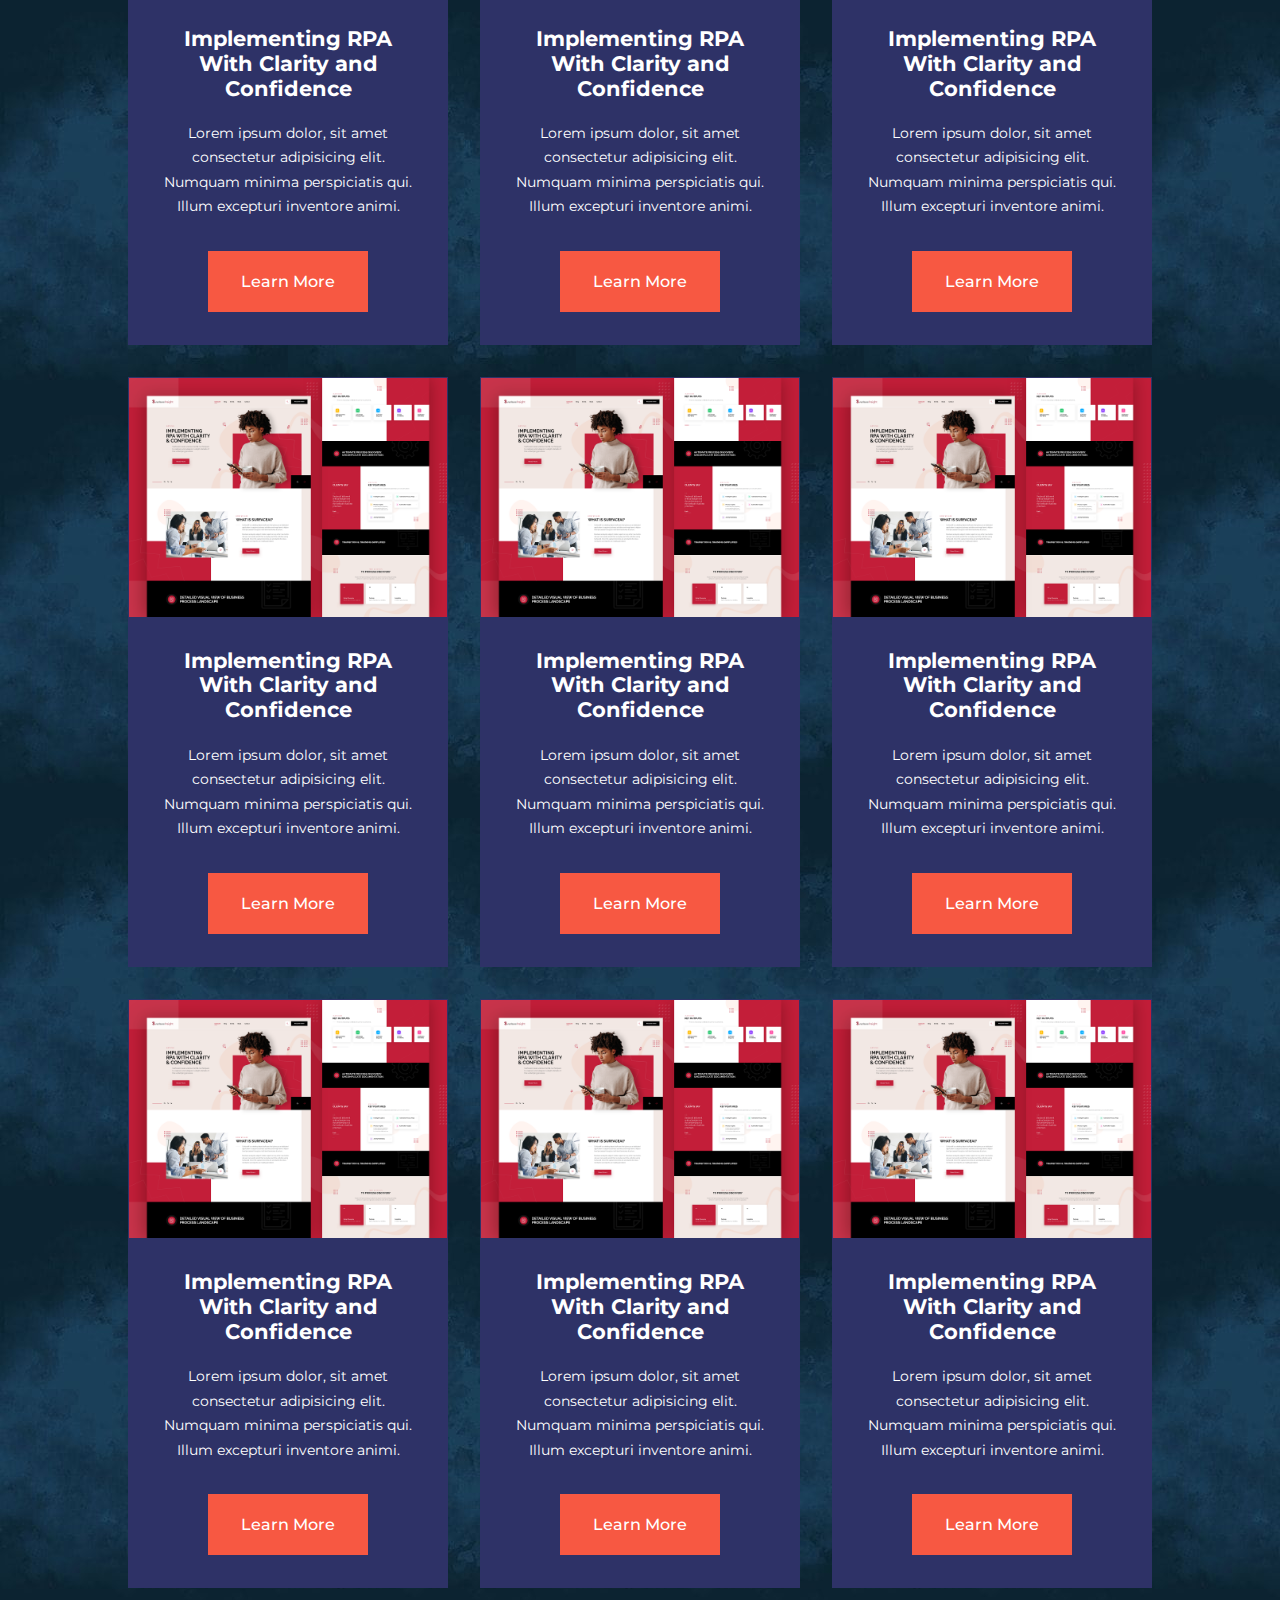
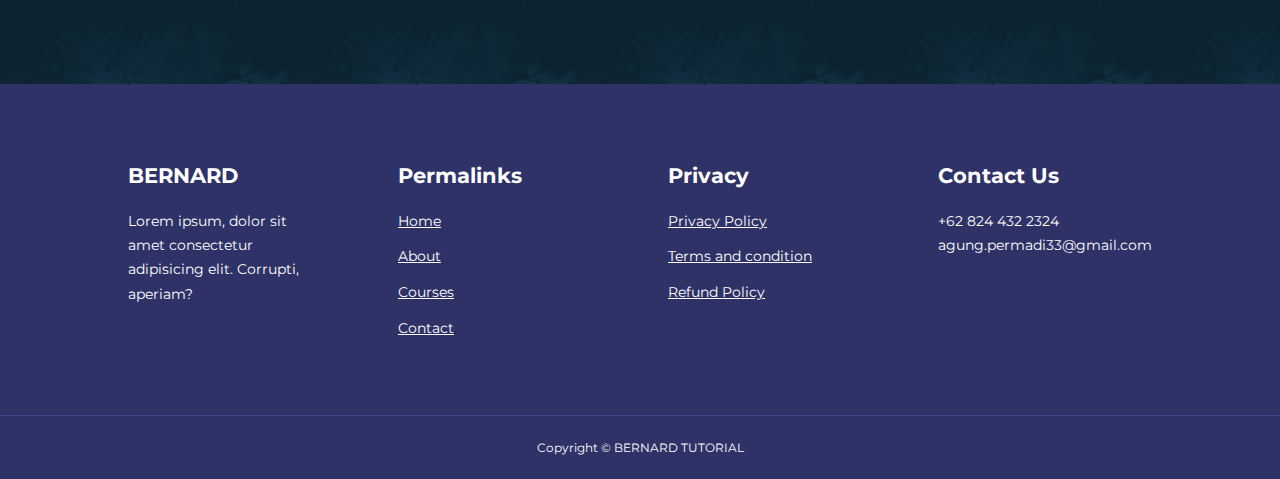
<file: courses.html>
<!DOCTYPE html>
<html lang="en">
<head>
    <meta charset="UTF-8">
    <meta http-equiv="X-UA-Compatible" content="IE=edge">
    <meta name="viewport" content="width=device-width, initial-scale=1.0">
    <title>Responsive Multipage Education Using HTML,CSS & JavaScript</title>

    <!-- ICONSCOUT CDN-->
    <link rel="stylesheet" href="https://unicons.iconscout.com/release/v2.1.6/css/unicons.css">

    <!-- GOOGLE FONT (MONTSERRAT)-->
    <link rel="preconnect" href="https://fonts.googleapis.com">
    <link rel="preconnect" href="https://fonts.gstatic.com" crossorigin>
    <link href="https://fonts.googleapis.com/css2?family=Montserrat:wght@300;400;500;600;700;900&display=swap" rel="stylesheet">


    <link rel="stylesheet" href="./css/style.css">
    
    <style>
        body {
            background-image: url(./images/navy.jpeg);
        }
        .courses {
            margin-top: 1rem;
        }
    </style>

</head>
<body>
    <nav> 
        <div class="container nav__container">
            <a href="index.html"><h4>BERNARD</h4></a>
            <ul class="nav__menu">
                <li><a href="index.html">Home</a></li>
                <li><a href="about.html">About</a></li>
                <li><a href="courses.html">Courses</a></li>
                <li><a href="contact.html">Contact</a></li>
            </ul>
            <button id="open-menu-btn"><i class="uil uil-bars"></i></button>
            <button id="close-menu-btn"><i class="uil uil-multiply"></i></button>
        </div>
    </nav>
    <!-- END NAVBAR-->



    <section class="courses">
        <div class="container courses__container">
            <article class="course">
                <div class="course__image">
                    <img src="./images/course.png">
                </div>
                <div class="course__info">
                    <h4>Responsive Social Media Website UI Design</h4>
                <p>Lorem ipsum dolor, sit amet consectetur adipisicing elit. 
                    Numquam minima perspiciatis qui. Illum excepturi inventore animi.
                </p>
                    <a href="courses.html" class="btn btn-primary">Learn More</a>
                </div>
            </article>

            <article class="course">
                <div class="course__image">
                    <img src="./images/course1.png">
                </div>
                <div class="course__info">
                    <h4>Learn From Nothing to be Something</h4>
                <p>Lorem ipsum dolor, sit amet consectetur adipisicing elit. 
                    Numquam minima perspiciatis qui. Illum excepturi inventore animi.
                </p>
                    <a href="courses.html" class="btn btn-primary">Learn More</a>
                </div>
            </article>

            <article class="course">
                <div class="course__image">
                    <img src="./images/course2.png">
                </div>
                <div class="course__info">
                    <h4>Implementing RPA With Clarity and Confidence </h4>
                <p>Lorem ipsum dolor, sit amet consectetur adipisicing elit. 
                    Numquam minima perspiciatis qui. Illum excepturi inventore animi.
                </p>
                    <a href="courses.html" class="btn btn-primary">Learn More</a>
                </div>
            </article>

            <article class="course">
                <div class="course__image">
                    <img src="./images/course2.png">
                </div>
                <div class="course__info">
                    <h4>Implementing RPA With Clarity and Confidence </h4>
                <p>Lorem ipsum dolor, sit amet consectetur adipisicing elit. 
                    Numquam minima perspiciatis qui. Illum excepturi inventore animi.
                </p>
                    <a href="courses.html" class="btn btn-primary">Learn More</a>
                </div>
            </article>

            <article class="course">
                <div class="course__image">
                    <img src="./images/course2.png">
                </div>
                <div class="course__info">
                    <h4>Implementing RPA With Clarity and Confidence </h4>
                <p>Lorem ipsum dolor, sit amet consectetur adipisicing elit. 
                    Numquam minima perspiciatis qui. Illum excepturi inventore animi.
                </p>
                    <a href="courses.html" class="btn btn-primary">Learn More</a>
                </div>
            </article>

            <article class="course">
                <div class="course__image">
                    <img src="./images/course2.png">
                </div>
                <div class="course__info">
                    <h4>Implementing RPA With Clarity and Confidence </h4>
                <p>Lorem ipsum dolor, sit amet consectetur adipisicing elit. 
                    Numquam minima perspiciatis qui. Illum excepturi inventore animi.
                </p>
                    <a href="courses.html" class="btn btn-primary">Learn More</a>
                </div>
            </article>

            <article class="course">
                <div class="course__image">
                    <img src="./images/course2.png">
                </div>
                <div class="course__info">
                    <h4>Implementing RPA With Clarity and Confidence </h4>
                <p>Lorem ipsum dolor, sit amet consectetur adipisicing elit. 
                    Numquam minima perspiciatis qui. Illum excepturi inventore animi.
                </p>
                    <a href="courses.html" class="btn btn-primary">Learn More</a>
                </div>
            </article>


            <article class="course">
                <div class="course__image">
                    <img src="./images/course2.png">
                </div>
                <div class="course__info">
                    <h4>Implementing RPA With Clarity and Confidence </h4>
                <p>Lorem ipsum dolor, sit amet consectetur adipisicing elit. 
                    Numquam minima perspiciatis qui. Illum excepturi inventore animi.
                </p>
                    <a href="courses.html" class="btn btn-primary">Learn More</a>
                </div>
            </article>

            <article class="course">
                <div class="course__image">
                    <img src="./images/course2.png">
                </div>
                <div class="course__info">
                    <h4>Implementing RPA With Clarity and Confidence </h4>
                <p>Lorem ipsum dolor, sit amet consectetur adipisicing elit. 
                    Numquam minima perspiciatis qui. Illum excepturi inventore animi.
                </p>
                    <a href="courses.html" class="btn btn-primary">Learn More</a>
                </div>
            </article>

            <article class="course">
                <div class="course__image">
                    <img src="./images/course2.png">
                </div>
                <div class="course__info">
                    <h4>Implementing RPA With Clarity and Confidence </h4>
                <p>Lorem ipsum dolor, sit amet consectetur adipisicing elit. 
                    Numquam minima perspiciatis qui. Illum excepturi inventore animi.
                </p>
                    <a href="courses.html" class="btn btn-primary">Learn More</a>
                </div>
            </article>

            <article class="course">
                <div class="course__image">
                    <img src="./images/course2.png">
                </div>
                <div class="course__info">
                    <h4>Implementing RPA With Clarity and Confidence </h4>
                <p>Lorem ipsum dolor, sit amet consectetur adipisicing elit. 
                    Numquam minima perspiciatis qui. Illum excepturi inventore animi.
                </p>
                    <a href="courses.html" class="btn btn-primary">Learn More</a>
                </div>
            </article>

            <article class="course">
                <div class="course__image">
                    <img src="./images/course2.png">
                </div>
                <div class="course__info">
                    <h4>Implementing RPA With Clarity and Confidence </h4>
                <p>Lorem ipsum dolor, sit amet consectetur adipisicing elit. 
                    Numquam minima perspiciatis qui. Illum excepturi inventore animi.
                </p>
                    <a href="courses.html" class="btn btn-primary">Learn More</a>
                </div>
            </article>

            <article class="course">
                <div class="course__image">
                    <img src="./images/course2.png">
                </div>
                <div class="course__info">
                    <h4>Implementing RPA With Clarity and Confidence </h4>
                <p>Lorem ipsum dolor, sit amet consectetur adipisicing elit. 
                    Numquam minima perspiciatis qui. Illum excepturi inventore animi.
                </p>
                    <a href="courses.html" class="btn btn-primary">Learn More</a>
                </div>
            </article>

            <article class="course">
                <div class="course__image">
                    <img src="./images/course2.png">
                </div>
                <div class="course__info">
                    <h4>Implementing RPA With Clarity and Confidence </h4>
                <p>Lorem ipsum dolor, sit amet consectetur adipisicing elit. 
                    Numquam minima perspiciatis qui. Illum excepturi inventore animi.
                </p>
                    <a href="courses.html" class="btn btn-primary">Learn More</a>
                </div>
            </article>

            <article class="course">
                <div class="course__image">
                    <img src="./images/course2.png">
                </div>
                <div class="course__info">
                    <h4>Implementing RPA With Clarity and Confidence </h4>
                <p>Lorem ipsum dolor, sit amet consectetur adipisicing elit. 
                    Numquam minima perspiciatis qui. Illum excepturi inventore animi.
                </p>
                    <a href="courses.html" class="btn btn-primary">Learn More</a>
                </div>
            </article>

        </div>
    </section>

    <!-- ============ END COURSESS ============= -->






    <footer>
        <div class="container footer__container">
            <div class="footer__1">
                <a href="index.html" class="footer__logo"><h4>BERNARD</h4></a>
                <p>
                    Lorem ipsum, dolor sit amet consectetur adipisicing elit. Corrupti, aperiam?
                </p>
            </div>

            <div class="footer__2">
                <h4>Permalinks</h4>
                <ul class="permalinks">
                    <li><a href="index.html">Home</a></li>
                    <li><a href="about.html">About</a></li>
                    <li><a href="courses.html">Courses</a></li>
                    <li><a href="contact.html">Contact</a></li>
                </ul>
            </div>

            <div class="footer__3">
                <h4>Privacy</h4>
                <ul class="privacy">
                    <li><a href="#">Privacy Policy</a></li>
                    <li><a href="#">Terms and condition</a></li>
                    <li><a href="#">Refund Policy</a></li>
                </ul>
            </div>

            <div class="footer__4">
                <h4>Contact Us</h4>
                <div>
                    <p>+62 824 432 2324</p>
                    <p>agung.permadi33@gmail.com</p>
                </div>
                <ul class="footer__social">
                    <li>
                        <a href="#"><i class="uil uil-facebook-f"></i></a>
                    </li>
                    <li>
                        <a href="#"><i class="uil uil-instagram-alt"></i></a>
                    </li>
                    <li>
                        <a href="#"><i class="uil uil-twitter"></i></a>
                    </li>
                    <li>
                        <a href="#"><i class="uil uil-linkedind-alt"></i></a>
                    </li>
                </ul>
            </div>

        </div>

        <div class="footer__copyright">
            <small>Copyright &copy; BERNARD TUTORIAL</small>
        </div>
    </footer>

    <script src="./main.js"></script>
</body>
</html>
</file>
<file: css/style.css>
* {
    margin: 0;
    padding: 0;
    border: 0;
    outline: 0;
    text-decoration: none;
    list-style: none;
    box-sizing: border-box;
}

:root {
    --color-primary:#6c63ff;
    --color-success:#00bf8e;
    --color-warning:#f7c94b;
    --color-danger:#f75842;
    --color-danger-varian:rgba(247, 88, 66, 0.4);
    --color-white:#fff;
    --color-light:rgba(255, 255, 255, 0.7);
    --color-black:#000;
    --color-bg:#1f2641;
    --color-bg1:#2e3267;
    --color-bg2:#424890;

    --container-width-lg: 80%;
    --container-width-md: 90%;
    --container-width-sm: 94 %;

    --transition: all 400ms ease;

}

body {
    font-family: 'Montserrat', sans-serif;
    line-height: 1.7;
    color: var(--color-white);
    background: var(--color-bg);
}

.container {
    width: var(--container-width-lg);
    margin: 0 auto;
}

section {
    padding: 6rem 0;
}

section h2 {
    text-align: center;
    margin-bottom: 4rem;
}

h1, 
h2, 
h3, 
h4, 
h5{
    line-height: 1.2;
}

h1 {
    font-size: 2.4rem;
}

h2 {
    font-size: 2rem;
}

h3 {
    font-size: 1.6rem;
}

h4 {
    font-size: 1.3rem; 
}

a {
    color: var(--color-white);
}

img {
    width: 100%;
    display: block;
    object-fit: cover;
}

.btn {
    display: inline-block;
    background: var(--color-white);
    color: var(--color-black);
    padding: 1rem 2rem;
    border: 1px solid transparent;
    font-weight: 500;
    transition: var(--transition);
}

.btn:hover {
    background: transparent;
    color: var(--color-white);
    border: var(--color-white);
}

.btn-primary {
    background: var(--color-danger);
    color: var(--color-white);
}

/* =============== NAVBAR ============== */
nav {
    background: transparent;
    width: 100vw;
    height: 5rem;
    position: fixed;
    top: 0;
    z-index: 11;
}

/* Change navbar style on scroll using javascript */
.window-scroll {
    background: var(--color-primary);
    box-shadow: 0 1rem 2rem rgba(0, 0, 0, 0.2);
}

.nav__container{
    height: 100%;
    display: flex;
    justify-content: space-between;
    align-items: center;
}

nav button {
    display: none;
}

.nav__menu {
    display: flex;
    align-items: center;
    gap: 4rem
}

.nav__menu a {
    font-size: 0.9rem;
    transition: all var(--transition);
}

.nav__menu a:hover {
    color: var(--color-bg2);
}

/*========== HEADER ============= */
header {
    position: relative;
    top: 5rem;
    overflow: hidden;
    height: 70vh;
    margin-bottom: 5rem;
}

.header__container {
    display: grid;
    grid-template-columns: 1fr 1fr;
    align-items: center;
    gap: 5rem;
    height: 100%;
}

.heder__left p {
    margin: 1rem 0 2.4rem;

}

/*========== CATEGORIES ============= */
.categories {
    background: var(--color-bg1);
    height: 32rem;
}

.categories h1 {
    line-height: 1;
    margin-bottom: 3rem;
}

.categories__container {
    display: grid;
    grid-template-columns: 40% 60%;
    /* gap: 4rem; */
}

.categories__left {
    margin-right: 4rem;
}

.categories__left p {
    margin: 1rem 0 3rem;
}

.catagories__right {
    display: grid;
    grid-template-columns: repeat(3, 1fr);
    gap: 1.2rem;
}

.category {
    background: var(--color-bg2);
    padding: 2rem;
    border-radius: 2rem;
    transition: var(--transition);
}

.category:hover {
    box-shadow: 0 3rem 3rem rgba(0, 0, 0, 0.3);
    z-index: 1;
}

.category:nth-child(2) .category__icon {
    background: var(--color-danger);
}

.category:nth-child(3) .category__icon {
    background: var(--color-success);
}

.category:nth-child(4) .category__icon {
    background: var(--color-warning);
}

.category:nth-child(5) .category__icon {
    background: var(--color-success);
}

.category__icon {
    background: var(--color-primary);
    padding: 0.7rem;
    border-radius: 0.9rem;
}

.category h5 {
    margin: 2rem 0 1rem;
}

.category p {
    font-size: 0.85rem;
}

/* ============== POPULAR COURSES ============== */

.courses {
    margin-top: 10rem;
}

.courses__container {
    display: grid;
    grid-template-columns: repeat(3, 1fr);
    gap: 2rem;
}

.course {
    background: var(--color-bg1);
    text-align: center;
    border: 1px solid transparent;
    transition: var(--transition);
}

.course:hover {
    background: transparent;
    border-color: var(--color-primary);
}

.course__info {
    padding: 2rem;
}

.course__info p {
    margin: 1.2rem 0 2rem;
    font-size: 00.9rem;
}


/* <!-- ============ END COURSESS ============= --> */

.faqs {
    background: var(--color-bg1);
    box-shadow:  inset 0 0 3rem rgba(0, 0, 0, 0.5);
}

.faqs__container {
    display: grid;
    grid-template-columns: 1fr 1fr;
    gap: 1rem;
}

.faq {
    padding: 2rem;
    display: flex;
    align-items: center;
    gap: 1.4rem;
    height: fit-content;
    background: var(--color-primary);
    cursor: pointer;
}

.faq h4 {
    font-size: 1rem;
    line-height: 2.2;
}

.faq__icon {
    align-self: flex-start;
    font-size: 1.2rem;
}

.faq p {
    margin: 0.8rem;
    display: none;
}

.faq.open p {
    display: block;
}

/* ============= TESTIMONIALS ============= */

.testimonials__container {
    overflow-x: hidden;
    position: relative;
    margin-bottom: 5rem;
}

.testimonial {
    padding-top: 2rem;
}

.avatar {
    width: 6rem;
    height: 6rem;
    border-radius: 50%;
    overflow: hidden;
    margin: 0 auto 1rem;
    border: 1rem solid var(--color-bg1);
}

.testimonial__info {
    text-align: center;
}

.testimonial__body {
    background: var(--color-primary);
    padding: 2rem;
    margin-top: 3rem; 
}

.testimonial__body::before {
    content: "";
    display: block;
    background: linear-gradient(135deg,
    transparent,
    var(--color-primary),
    var(--color-primary),
    var(--color-primary)
    );
    width: 3rem;
    height: 3rem;
    position: absolute;
    left: 50%;
    margin-top: -3.5rem;
    transform: rotate(45deg);
}


/* ========== FOOTER ========== */

footer {
    background: var(--color-bg1);
    padding-top: 5rem;
    font-size: 0.9rem;
}

.footer__container {
    display: grid;
    grid-template-columns: repeat(4, 1fr);
    gap: 5rem;
}

.footer__container > div h4 {
    margin-bottom: 1.2rem;
}

.footer__1 p {
    margin: 0 0 2re,;
}

footer ul li {
    margin-bottom: 0.7rem;
}

footer ul li a {
    text-decoration: underline;
}

.footer__social {
    display: flex;
    gap: 1rem;
    font-size: 1.2rem;
    margin-top: 2rem;
}

.footer__copyright {
    text-align: center;
    margin-top: 4rem;
    padding: 1.2rem 0;
    border-top: 1px solid var(--color-bg2);
}

/* ========= MEDIA QUERIES (TABLET)========== */

@media screen and (max-width: 1024px) {
    .container {
        width: var(--container-width-md);
    }

    h1 {
        font-size: 2.2rem;
    }

    h2 {
        font-size: 1.7rem;
    }

    h3 {
        font-size: 1.4rem;
    }

    h4 {
        font-size: 1.2rem;
    }

    /* =========== NAVBAR ======== */

    nav button {
        display: inline-block;
        background: transparent;
        font-size: 1.8rem;
        color: var(--color-white);
        cursor: pointer;
    }

    nav button#close-menu-btn {
        display: none;
    }

    .nav__menu {
        position:fixed;
        top: 5rem;
        right: 5%;
        height: fit-content;
        width: 18rem;
        flex-direction: column;
        gap: 0;
        display: none;
    }

    .nav__menu li {
        width: 100%;
        height: 5.8rem;
        animation: animateNavItem 1s linear forwards;
        transform-origin: top right ;
        opacity: 0;
    }

    .nav__menu li:nth-child(2){
        animation-delay: 200ms;
    }

    .nav__menu li:nth-child(3){
        animation-delay: 400ms;
    }
    
    .nav__menu li:nth-child(4){
        animation-delay: 600ms;
    }


    @keyframes animateNavItem {
        0% {
            transform: rotateZ(-90deg) rotateX(90deg) scale(0.1);
        }

        100% {
            transform: rotateZ(0) rotateX(0) scale(1);
            opacity: 1;
        }
    }
    .nav__menu li a {
        background: var(--color-primary);
        box-shadow: -4rem 6rem 10rem rgba(0, 0, 0, 0.6);
        width: 100%;
        height: 100%;
        display: grid;
        place-items: center;
    }

.nav__menu li a:hover {
    background: var(--color-bg2);
    color: var(--color-white);
}

/* =============HEADER============== */
header {
    height: 52vh;
    margin-bottom: 4rem;
}

.header__container {
    gap: 0;
    padding: 3rem;
}

/* =============Categories============== */
.categories {
    height: auto;
}

.categories__container {
    grid-template-columns: 1fr;
    gap: 3rem;
}

.categories__left {
    margin-left: 0;
}

/* ============= POPULAR COURSES============== */
.course {
    margin-top: 0;
}
.courses__container {
    grid-template-columns: 1fr 1fr;
}

/* ============= FAQs============== */
.faqs__container {
    grid-template-columns: 1fr
}

.faq {
    padding: 1.5rem;
}

/* =============FOOTER============== */

.footer__container {
    grid-template-columns: 1fr 1fr;
}

}

/* =========================== MEDIA QUERIES (PHONE) ====================== */

@media screen and (max-width: 600px) {
    .container {
        width: var(--container-width-sm);
    }

    /* =================== NAVBAR ================ */
    .nav__menu {
        right: 3%;
    }

    /* =================== HEADER ================ */
    header {
        height: 100vh;
    }

    .header__container {
        grid-template-columns: 1fr;
        text-align: center;
        margin-top: 0;
    }

    .heder__left p {
        margin-bottom: 1.3rem;
    }

    /* =================== CATEGORIES ================ */
    .catagories__right {
        grid-template-columns: 1fr 1fr;
        gap: 0.7rem;
    }
    
    .category {
        padding: 1rem;
        border-radius: 1rem;
    }

    .category__icon {
        margin-top: 4px;
        display: inline-block;
    }

    /* =================== POPULAR COURSES ================ */
    .courses__container {
        grid-template-columns: 1fr;
    }

    /* =================== TESTIMONIALS ================ */
    .testimonial__body {
        padding: 1.2rem;
    }

    /* =================== FOOTER ================ */
    .footer__container {
        grid-template-columns: 1fr;
        text-align: center;
        gap: 2rem;
    }

    .footer__1 p {
        margin: 1rem auto;
    }

    .footer__social {
        justify-content: center;
    }

}
</file>
<file: css/about.css>
/* =============== ACHIEVEMENTS =================== */

.about__achievements {
    margin-top: 3rem;
}

.about__achievements-container {
    display: grid;
    grid-template-columns: 40% 60%;
    gap: 5rem;
}

.about__achievement-right > p {
    margin: 1.6rem 0 2.5rem;
}

.achievements__cards {
    display: grid;
    grid-template-columns: repeat(3, 1fr);
    gap: 1.5rem;
}

.achievement__card {
    background: var(--color-bg1);
    padding: 1.6rem;
    border-radius: 1rem;
    text-align: center;
}

.achievement__card:hover {
    background: var(--color-bg2);
    box-shadow: 0 3rem 3rem rgba(0, 0, 0, 0.3)
}

.achievement__icon {
    background: var(--color-danger);
    padding: 0.6rem;
    border-radius: 1rem;
    display: inline-block;
    margin-bottom: 2rem;
    font-size: 2rem;
}

.achievement__card:nth-child(2) .achievement__icon {
    background: var(--color-success);
}

.achievement__card:nth-child(3) .achievement__icon {
    background: var(--color-primary);
}

/* ===================== TEAM ======================= */
.team {
    background: var(--color-bg1);
    box-shadow: inset 0 0 3rem rgba(0, 0, 0, 0.5);
}

.team__container {
    display: grid;
    grid-template-columns: repeat(4, 1fr);
    gap: 2rem;
}

.team__member {
    background: var(--color-bg2);
    padding: 2rem;
    border: 1px solid transparent;
    transition: var(--transition);
    position: relative;
    overflow: hidden;
}

.team__member:hover {
    background: transparent;
    border-color: var(--color-primary);
}

.team__member-image img {
    filter: saturate(0);
}

.team__member:hover img {
    filter: saturate(1);
}

.team__member-info *{
    text-align: center;
    margin-top: 1.4rem;
}

.team__member-info p {
    color: var(--color-light);
}

.team__member-social {
    position: absolute;
    top: 50%;
    right: -100%;
    display: flex;
    flex-direction: column;
    background: var(--color-primary);
    border-radius: 1rem 0 0 1rem;
    box-shadow: -2rem 0 2rem rgba(0, 0, 0, 0.3);  
    transition: var(--transition); 
}

.team__member:hover .team__member-social {
    right: 0;
}

.team__member-social a {
    padding: 1rem;
}


/* ========================= MEDIA QUERIES (TABLET) ================== */
@media screen and (max-width: 1024px) {
    .about__achievements{
        margin-top: 2rem;
    }

    .about__achievements-container {
        grid-template-columns: 1fr;
        gap: 4rem;
    }

    .about__achievements-left {
        width: 88%;
        margin: 0 auto;
    }

    .team__container {
        grid-template-columns: repeat(3, 1fr);
        gap: 1.5rem;
    }

    .team__member {
        padding: 1rem;
    }
}


/* ============================= MEDIA QUERIES (PHONE) =============================== */

@media screen and (max-width: 600px) {
    .achievements__cards {
        grid-template-columns: 1fr 1fr;
        gap: 0.7rem;
    }

    .team__container {
        grid-template-columns: 1fr 1fr;
    }

    .team__member {
        padding: 0;
    }

    .team__member p {
        margin-bottom: 1.5rem;
    }
}
</file>
<file: css/contact.css>
.contact__container {
    background: var(--color-bg1);
    padding: 4rem;
    display: grid;
    grid-template-columns: 40% 60%;
    gap: 4rem;
    height: 30rem;
    margin: 7rem auto;
    border-radius: 1rem;
}

/* ============== ASIDE =====================*/
.contact__aside {
    background: var(--color-primary);
    padding: 3rem;
    border-radius: 1rem;
    position: relative;
    bottom: 10rem;
}

.contact__aside h2 {
    text-align: left;
    margin-bottom: 1rem;
}

.contact__aside p {
    font-size: 0.9rem;
    margin-bottom: 2rem;
}

.contact__detail li {
    display: flex;
    gap: 1rem;
    align-items: center;
    margin-bottom: 1rem;
}

.contact__socials {
    display: flex;
    gap: 0.8rem;
    margin-top: 3rem;
}

.contact__socials a {
    background: var(--color-bg2);
    padding: 0.5rem;
    border-radius: 50%;
    font-size: 0.9rem;
    transition: var(--transition);
}

.contact__socials a:hover {
    background: transparent;

}

/* ============== FORM =====================*/
.contact__form {
     display: flex;
     flex-direction: column;
     gap: 1.2rem;
     margin-right: 4rem;
}

.form__name {
    display: flex;
    gap: 1.2rem;
}

.contact__form input[type="text"] {
    width: 50%;
}

input,
textarea {
    width: 100%;
    padding: 1rem;
    background: var(--color-bg);
    color: var(--color-white);
}

.contact__form .btn {
    width: max-content;
    cursor: pointer;
    margin-top: 1rem;

}

/* ==================== MEDIA Queries (Tablet)=================== */
@media screen and (max-width: 1024px)  {
    .contact {
        /* padding-bottom: 0; */
    }

    .contact__container {
        gap: 1.5rem;
        margin-top: 3rem;
        height: auto;
        padding: 1.5rem;
    }

    .contact__aside {
        width: auto;
        padding: 1.5rem;
        bottom: 0;
    }

    .contact__form {
        align-self: center;
        margin-right: 1.5rem;
    }
}

/* ==================== MEDIA Queries (phone)=================== */
@media screen and (max-width: 600px) {
    .contact__container {
        grid-template-columns: 1fr;
        gap: 3rem;
        margin-top: 0;
        padding: 0;
    }

    .contact__form {
        margin: 0 1.5rem 3rem;
    }

    .form__name {
        flex-direction: column;
    }

    .form__name input[type=text] {
        width: 100%;
    }
}
</file>
